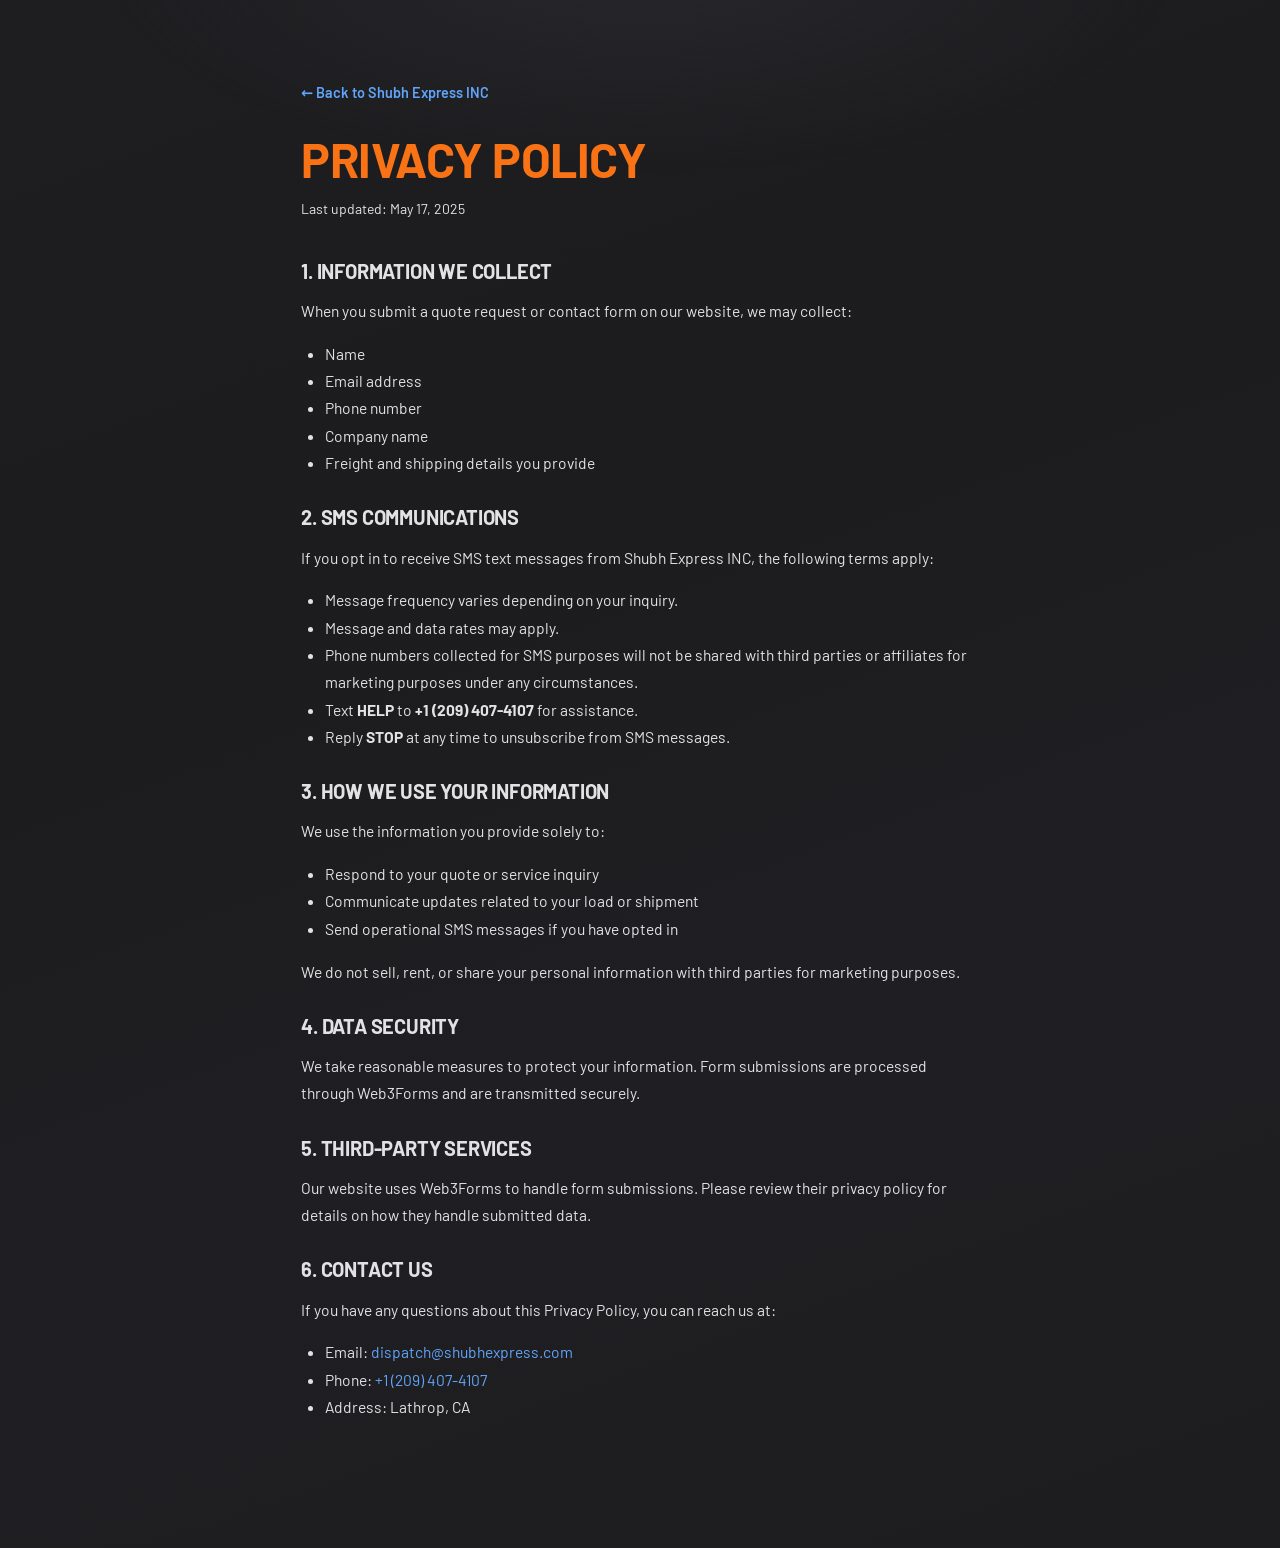
<file: privacy-policy.html>
<!doctype html>
<html lang="en">
<head>
  <meta charset="utf-8"/>
  <meta name="viewport" content="width=device-width, initial-scale=1"/>
  <title>Privacy Policy — Shubh Express INC</title>
  <link rel="preconnect" href="https://fonts.googleapis.com"/>
  <link rel="preconnect" href="https://fonts.gstatic.com" crossorigin/>
  <link href="https://fonts.googleapis.com/css2?family=Barlow+Condensed:wght@500;600;700;800&family=Barlow:wght@400;500;600;700&display=swap" rel="stylesheet"/>
  <link rel="stylesheet" href="styles.css"/>
  <style>
    .pp-wrap { max-width: 780px; margin: 0 auto; padding: 80px var(--pad) 120px; }
    .pp-wrap h1 { font-family: var(--font-head); font-size: clamp(2rem, 5vw, 3rem); color: var(--orange); margin-bottom: 0.25em; }
    .pp-wrap .updated { color: var(--muted); font-size: 0.875rem; margin-bottom: 2.5rem; }
    .pp-wrap h2 { font-family: var(--font-head); font-size: 1.25rem; color: var(--text); margin: 2rem 0 0.5rem; }
    .pp-wrap p, .pp-wrap li { color: var(--muted); line-height: 1.75; font-size: 0.975rem; }
    .pp-wrap ul { padding-left: 1.5rem; margin: 0.5rem 0; }
    .pp-wrap a { color: var(--blue); }
    .pp-back { display: inline-flex; align-items: center; gap: 0.4rem; color: var(--blue); font-weight: 600; text-decoration: none; margin-bottom: 2rem; font-size: 0.9rem; }
    .pp-back:hover { text-decoration: underline; }
  </style>
</head>
<body>
  <div class="pp-wrap">
    <a href="index.html" class="pp-back">← Back to Shubh Express INC</a>
    <h1>Privacy Policy</h1>
    <p class="updated">Last updated: May 17, 2025</p>

    <h2>1. Information We Collect</h2>
    <p>When you submit a quote request or contact form on our website, we may collect:</p>
    <ul>
      <li>Name</li>
      <li>Email address</li>
      <li>Phone number</li>
      <li>Company name</li>
      <li>Freight and shipping details you provide</li>
    </ul>

    <h2>2. SMS Communications</h2>
    <p>If you opt in to receive SMS text messages from Shubh Express INC, the following terms apply:</p>
    <ul>
      <li>Message frequency varies depending on your inquiry.</li>
      <li>Message and data rates may apply.</li>
      <li>Phone numbers collected for SMS purposes will not be shared with third parties or affiliates for marketing purposes under any circumstances.</li>
      <li>Text <strong>HELP</strong> to <strong>+1 (209) 407-4107</strong> for assistance.</li>
      <li>Reply <strong>STOP</strong> at any time to unsubscribe from SMS messages.</li>
    </ul>

    <h2>3. How We Use Your Information</h2>
    <p>We use the information you provide solely to:</p>
    <ul>
      <li>Respond to your quote or service inquiry</li>
      <li>Communicate updates related to your load or shipment</li>
      <li>Send operational SMS messages if you have opted in</li>
    </ul>
    <p>We do not sell, rent, or share your personal information with third parties for marketing purposes.</p>

    <h2>4. Data Security</h2>
    <p>We take reasonable measures to protect your information. Form submissions are processed through Web3Forms and are transmitted securely.</p>

    <h2>5. Third-Party Services</h2>
    <p>Our website uses Web3Forms to handle form submissions. Please review their privacy policy for details on how they handle submitted data.</p>

    <h2>6. Contact Us</h2>
    <p>If you have any questions about this Privacy Policy, you can reach us at:</p>
    <ul>
      <li>Email: <a href="mailto:dispatch@shubhexpress.com">dispatch@shubhexpress.com</a></li>
      <li>Phone: <a href="tel:+12094074107">+1 (209) 407-4107</a></li>
      <li>Address: Lathrop, CA</li>
    </ul>
  </div>
</body>
</html>
</file>
<file: styles.css>
/* Shubh Express INC — site styles */

/* ===== DARK MODE (default) — soft charcoal, not black ===== */
:root {
  --bg:          #1c1c1e;
  --bg-1:        #242426;
  --bg-2:        #2c2c2f;
  --bg-3:        #333337;
  --line:        #363639;
  --line-2:      #464649;
  --fg:          #e2e2e4;
  --fg-dim:      #9a9a9e;
  --fg-mute:     #5c5c62;
  --orange:      #f97316;
  --orange-2:    #ea6a08;
  --orange-soft: rgba(249,115,22,0.12);
  --blue:        #60a5fa;
  --blue-2:      #3b8ef3;
  --blue-soft:   rgba(96,165,250,0.1);
  --accent:      #f97316;
  --accent-2:    #ea6a08;
  --accent-soft: rgba(249,115,22,0.12);
  --accent-text: #0f0f0f;
  --green:       #5ecd82;
  --red:         #f07070;
  --max: 1280px;
  --pad: clamp(20px, 4vw, 56px);
}

/* ===== LIGHT MODE — soft warm off-white, not bright ===== */
body.light {
  --bg:          #f0eeea;
  --bg-1:        #e8e6e1;
  --bg-2:        #dfddd8;
  --bg-3:        #d6d4cf;
  --line:        #d2d0cb;
  --line-2:      #bebcb6;
  --fg:          #1a1a1a;
  --fg-dim:      #4a4a4a;
  --fg-mute:     #888880;
  --orange:      #d4621a;
  --orange-2:    #be5212;
  --orange-soft: rgba(212,98,26,0.1);
  --blue:        #1d4ed8;
  --blue-2:      #1a3fb8;
  --blue-soft:   rgba(29,78,216,0.08);
  --accent:      #d4621a;
  --accent-2:    #be5212;
  --accent-soft: rgba(212,98,26,0.1);
  --accent-text: #ffffff;
  --green:       #1a6e36;
  --red:         #b83030;
}

* { box-sizing: border-box; }
html, body { margin: 0; padding: 0; }
html { scroll-behavior: smooth; }

body {
  background: linear-gradient(160deg, #1e1e21 0%, #1c1c1e 35%, #1f1e22 65%, #1d1d1f 100%);
  color: var(--fg);
  font-family: 'Barlow', system-ui, sans-serif;
  font-size: 16px;
  line-height: 1.55;
  -webkit-font-smoothing: antialiased;
  overflow-x: hidden;
  transition: background 0.35s ease, color 0.25s ease;
}

/* dark: very faint depth glow at top */
body::before {
  content: '';
  position: fixed; inset: 0; z-index: -1; pointer-events: none;
  background: radial-gradient(ellipse 70% 40% at 50% -5%, #28282c, transparent 60%);
  transition: opacity 0.35s ease;
}
body.light::before { background: none; }

/* light: warm off-white gradient, no glare */
body.light {
  background: linear-gradient(155deg, #f4f2ee 0%, #ece9e4 30%, #eeeae5 60%, #f2f0ec 85%, #f5f3ef 100%);
}

section { background: transparent; }
img { max-width: 100%; display: block; }
a { color: inherit; text-decoration: none; }
button { font-family: inherit; cursor: pointer; }

h1, h2, h3, h4, .display, .eyebrow {
  font-family: 'Barlow Condensed', 'Barlow', sans-serif;
  font-weight: 700;
  letter-spacing: -0.01em;
  line-height: 0.98;
  margin: 0;
}
h1 { font-size: clamp(52px, 8vw, 128px); text-transform: uppercase; }
h2 { font-size: clamp(38px, 5.5vw, 80px); text-transform: uppercase; }
h3 { font-size: clamp(22px, 3vw, 34px); text-transform: uppercase; letter-spacing: 0; }
.eyebrow {
  font-family: 'JetBrains Mono', 'Barlow', monospace;
  font-weight: 500; font-size: 11px;
  letter-spacing: 0.18em; text-transform: uppercase;
  color: var(--blue);
}
.eyebrow .dot {
  display: inline-block; width: 6px; height: 6px; border-radius: 50%;
  background: var(--blue); margin-right: 10px; vertical-align: 2px;
}
.mono { font-family: 'JetBrains Mono', monospace; }

/* layout */
.container { max-width: var(--max); margin: 0 auto; padding: 0 var(--pad); }
section { padding: clamp(72px, 9vw, 140px) 0; position: relative; }
section + section { border-top: 1px solid var(--line); }

/* ===== THEME TOGGLE ===== */
.theme-toggle {
  width: 32px; height: 32px; border-radius: 50%;
  border: 1px solid var(--line-2);
  background: var(--bg-1);
  display: grid; place-items: center;
  padding: 0; flex-shrink: 0;
  color: var(--fg-mute);
  transition: border-color .2s, background .2s, transform .15s;
}
.theme-toggle:hover { border-color: var(--fg-mute); transform: scale(1.08); }
.theme-toggle:active { transform: scale(0.92); }

/* ===== NAV ===== */
.nav {
  position: fixed; top: 0; left: 0; right: 0; z-index: 50;
  backdrop-filter: blur(16px);
  background: rgba(15,15,15,0.65);
  border-bottom: 1px solid transparent;
  transition: background .25s ease, border-color .25s ease;
}
.nav.scrolled { background: rgba(15,15,15,0.93); border-bottom-color: var(--line); }
body.light .nav { background: rgba(240,240,240,0.7); }
body.light .nav.scrolled { background: rgba(236,236,236,0.95); border-bottom-color: var(--line); }

.nav-inner {
  max-width: var(--max); margin: 0 auto; padding: 8px var(--pad);
  display: flex; align-items: center; gap: 16px;
}
.brand { display: flex; align-items: center; gap: 12px; flex: 1; }
.brand-logo {
  height: 64px; width: auto; display: block;
  transition: opacity .2s;
}
.brand-logo:hover { opacity: 0.85; }
.brand-logo-footer { height: 110px; }
.nav-links { display: flex; gap: 28px; align-items: center; }
.nav-links a {
  font-family: 'Barlow Condensed', sans-serif; font-weight: 500;
  font-size: 14px; text-transform: uppercase; letter-spacing: 0.12em;
  color: var(--fg-dim); transition: color .15s, font-weight .15s;
}
.nav-links a:hover { color: var(--fg); }
.nav-links a.nav-active {
  color: var(--orange);
  font-weight: 800;
  letter-spacing: 0.1em;
}
.nav-cta {
  background: var(--accent); color: var(--bg);
  padding: 9px 18px; border-radius: 4px; border: 0;
  font-family: 'Barlow Condensed', sans-serif; font-weight: 700;
  text-transform: uppercase; letter-spacing: 0.1em; font-size: 13px;
  transition: background .2s, color .2s, transform .15s;
}
.nav-cta:hover { background: var(--accent-2); color: var(--bg); transform: translateY(-1px); }
.nav-links a:not(.nav-cta) { position: relative; padding: 4px 0; }
.nav-links a:not(.nav-cta)::after {
  content: ''; position: absolute; left: 0; right: 0; bottom: -2px; height: 1.5px;
  background: var(--orange); transform: scaleX(0); transform-origin: left;
  transition: transform .3s cubic-bezier(.2,.8,.2,1);
}
.nav-links a:not(.nav-cta):hover::after { transform: scaleX(1); }
.nav-links a.nav-active::after { transform: scaleX(1); }
@media (max-width: 820px) {
  .nav-links a:not(.nav-cta) { display: none; }
}

/* ===== HERO ===== */
.hero {
  min-height: 100vh; padding-top: 110px; padding-bottom: 0;
  display: flex; flex-direction: column; justify-content: space-between;
  position: relative; overflow: hidden;
}
.hero-bg { position: absolute; inset: 0; z-index: 0; pointer-events: none; }
.hero-inner { position: relative; z-index: 1; padding-bottom: 60px; }
.hero-meta {
  font-family: 'JetBrains Mono', monospace; font-size: 11px;
  color: var(--fg-mute); display: flex; gap: 32px; flex-wrap: wrap;
  margin-bottom: 28px; transition: color .25s;
}
.hero-meta span b { color: var(--fg); font-weight: 500; transition: color .25s; }
.hero h1 { max-width: 14ch; color: var(--fg); transition: color .25s; }
.hero h1 .hl { color: var(--accent); position: relative; display: inline-block; transition: color .25s; }
.hero h1 .hl::after {
  content: ''; position: absolute; left: 0; right: 0; bottom: -4px; height: 5px;
  background: var(--accent); transition: background .25s;
  transform-origin: left; animation: drawLine 0.9s cubic-bezier(.6,.05,.2,1) 0.9s both;
}
.h-word { display: inline-block; opacity: 0; transform: translateY(0.6em); animation: rise 0.7s cubic-bezier(.2,.7,.2,1) forwards; }
.h-line { display: block; overflow: hidden; }
@keyframes rise { to { opacity: 1; transform: none; } }
@keyframes drawLine { from { transform: scaleX(0); } to { transform: scaleX(1); } }
.hero-sub {
  max-width: 520px; font-size: 17px; color: var(--fg-dim);
  margin-top: 24px; line-height: 1.65; transition: color .25s;
}
.hero-cta-row { display: flex; gap: 12px; flex-wrap: wrap; margin-top: 36px; }

/* ===== BUTTONS ===== */
.btn {
  display: inline-flex; align-items: center; gap: 10px;
  padding: 14px 24px; border-radius: 4px; border: 1px solid transparent;
  font-family: 'Barlow Condensed', sans-serif; font-weight: 700;
  text-transform: uppercase; letter-spacing: 0.1em; font-size: 14px;
  transition: background .2s, color .2s, border-color .2s, transform .15s;
}
.btn-primary { background: var(--accent); color: var(--accent-text); border-color: var(--accent); }
.btn-primary:hover { background: var(--accent-2); border-color: var(--accent-2); transform: translateY(-2px); }
.btn-ghost { background: transparent; color: var(--fg); border-color: var(--line-2); }
.btn-ghost:hover { border-color: var(--fg-mute); color: var(--fg); }
.btn .arrow { transition: transform .15s; }
.btn:hover .arrow { transform: translateX(3px); }

/* ===== STATS STRIP ===== */
.stats {
  border-top: 1px solid var(--line);
  background: var(--bg-1);
  position: relative; z-index: 2;
  transition: background .3s, border-color .25s;
}
.stats-inner {
  max-width: var(--max); margin: 0 auto; padding: 0 var(--pad);
  display: grid; grid-template-columns: repeat(4, 1fr);
}
.stat {
  padding: 32px 24px; border-right: 1px solid var(--line);
  display: flex; flex-direction: column; gap: 6px;
  transition: border-color .25s;
}
.stat:last-child { border-right: none; }
.stat-num {
  font-family: 'Barlow Condensed', sans-serif; font-weight: 700;
  font-size: clamp(42px, 5.5vw, 70px); line-height: 1; color: var(--fg);
  transition: color .3s ease;
}
.stat-num .plus { color: var(--fg-mute); }
.stat:hover .stat-num { color: var(--orange); }
.stat-label {
  font-family: 'JetBrains Mono', monospace; font-size: 10px;
  letter-spacing: 0.18em; text-transform: uppercase; color: var(--fg-mute);
  transition: color .25s;
}
@media (max-width: 760px) {
  .stats-inner { grid-template-columns: 1fr 1fr; }
  .stat:nth-child(2) { border-right: none; }
  .stat:nth-child(1), .stat:nth-child(2) { border-bottom: 1px solid var(--line); }
}

/* ===== SECTION HEAD ===== */
.section-head {
  display: flex; justify-content: space-between; align-items: end; gap: 40px;
  margin-bottom: 56px; flex-wrap: wrap;
}
.section-head > div:first-child { flex: 1 1 320px; min-width: 0; }
.section-head .lead { max-width: 440px; color: var(--fg-dim); font-size: 16px; flex: 1 1 340px; min-width: 0; line-height: 1.7; transition: color .25s; }
@media (max-width: 1024px) {
  .section-head { flex-direction: column; align-items: stretch; }
  .section-head > div:first-child, .section-head .lead { flex: 0 0 auto; }
}

/* ===== ABOUT ===== */
.about-grid {
  display: grid; grid-template-columns: 1.1fr 1fr; gap: 56px; align-items: start;
}
@media (max-width: 900px) { .about-grid { grid-template-columns: 1fr; } }
.about-copy p { font-size: 16px; color: var(--fg-dim); margin: 0 0 16px; line-height: 1.7; transition: color .25s; }
.about-copy p strong { color: var(--fg); font-weight: 600; }
.badges { display: flex; flex-wrap: wrap; gap: 10px; margin-top: 24px; }
.badge {
  display: inline-flex; align-items: center; gap: 8px;
  padding: 8px 14px; border: 1px solid var(--line-2); border-radius: 999px;
  font-family: 'Barlow Condensed', sans-serif; font-weight: 600;
  text-transform: uppercase; letter-spacing: 0.1em; font-size: 12px;
  color: var(--fg-dim); transition: border-color .2s, color .2s, background .2s;
}
.badge .b-dot { width: 6px; height: 6px; border-radius: 50%; background: var(--orange); transition: background .25s; }
.badge:hover { border-color: var(--orange); color: var(--fg); }

.about-side {
  background: var(--bg-1); border: 1px solid var(--line); border-radius: 8px;
  padding: 32px; position: relative; overflow: hidden;
  transition: background .3s, border-color .25s;
}
.about-side::before {
  content: ''; position: absolute; top: 0; left: 0; right: 0; height: 2px;
  background: linear-gradient(90deg, var(--orange), var(--blue)); transition: background .25s;
}
.about-side h3 { margin-bottom: 20px; color: var(--fg); transition: color .25s; }
.about-stats { display: grid; grid-template-columns: 1fr 1fr; gap: 16px; }
.about-stat { padding: 16px 0; border-top: 1px solid var(--line); transition: border-color .25s; }
.about-stat-k { font-family: 'JetBrains Mono', monospace; font-size: 10px; color: var(--fg-mute); letter-spacing: 0.18em; text-transform: uppercase; transition: color .25s; }
.about-stat-v { font-family: 'Barlow Condensed', sans-serif; font-weight: 700; font-size: 26px; margin-top: 4px; color: var(--fg); transition: color .25s; }

/* ===== SERVICES ===== */
.services-grid {
  display: grid; grid-template-columns: repeat(3, 1fr); gap: 1px;
  background: var(--line); border: 1px solid var(--line);
  border-radius: 8px; overflow: hidden; transition: background .25s;
}
.svc {
  background: var(--bg); padding: 30px 26px;
  display: flex; flex-direction: column; gap: 14px;
  position: relative; overflow: hidden; min-height: 250px;
  transition: background .25s;
}
.svc:hover { background: var(--bg-1); }
.svc-num { font-family: 'JetBrains Mono', monospace; font-size: 11px; color: var(--fg-mute); letter-spacing: 0.18em; transition: color .25s; }
.svc-icon {
  width: 42px; height: 42px; border: 1px solid var(--line); border-radius: 6px;
  display: grid; place-items: center; color: var(--fg-mute);
  transition: border-color .3s, background .3s, color .3s, transform .35s cubic-bezier(.2,.8,.2,1);
}
.svc:hover .svc-icon { border-color: var(--orange); color: var(--orange); background: var(--orange-soft); transform: translateY(-2px) rotate(-4deg); }
.svc-title { font-family: 'Barlow Condensed', sans-serif; font-weight: 700; font-size: 22px; text-transform: uppercase; line-height: 1.05; color: var(--fg); transition: color .25s; }
.svc-body { color: var(--fg-dim); font-size: 14px; line-height: 1.65; transition: color .25s; }
.svc-tags { display: flex; flex-wrap: wrap; gap: 6px; margin-top: auto; padding-top: 14px; }
.svc-tag {
  font-family: 'JetBrains Mono', monospace; font-size: 10px;
  letter-spacing: 0.14em; text-transform: uppercase; color: var(--fg-mute);
  padding: 3px 8px; border: 1px solid var(--line); border-radius: 2px;
  background: var(--bg-1); transition: color .25s, border-color .25s, background .25s;
}
.svc-arrow {
  position: absolute; top: 22px; right: 22px; color: var(--fg-mute);
  opacity: 0; transform: translate(-4px, 4px); transition: all .3s ease;
}
.svc:hover .svc-arrow { opacity: 1; transform: none; color: var(--orange); }
@media (max-width: 900px) { .services-grid { grid-template-columns: 1fr 1fr; } }
@media (max-width: 600px) { .services-grid { grid-template-columns: 1fr; } }

/* ===== TERMINALS ===== */
.term-explain {
  background: var(--bg-1); border: 1px solid var(--line); border-radius: 8px;
  padding: 22px 26px; margin-bottom: 36px;
  display: flex; gap: 18px; align-items: start;
  transition: background .3s, border-color .25s;
}
.term-explain .ex-mark {
  flex: 0 0 auto; width: 38px; height: 38px; border-radius: 6px;
  background: var(--blue-soft); color: var(--blue);
  display: grid; place-items: center; transition: background .25s;
}
.term-explain p { margin: 0; color: var(--fg-dim); font-size: 14px; line-height: 1.65; transition: color .25s; }
.term-explain strong { color: var(--fg); }

.terminals-grid { display: grid; grid-template-columns: repeat(3, 1fr); gap: 18px; }
@media (max-width: 900px) { .terminals-grid { grid-template-columns: 1fr; } }
.term {
  background: var(--bg-1); border: 1px solid var(--line); border-radius: 8px;
  overflow: hidden; display: flex; flex-direction: column;
  transition: transform .35s cubic-bezier(.2,.8,.2,1), border-color .25s, box-shadow .25s, background .3s;
}
.term:hover { transform: translateY(-4px); border-color: var(--line-2); box-shadow: 0 8px 24px rgba(0,0,0,0.12); }
.term-img { height: 150px; position: relative; overflow: hidden; background: var(--bg-2); transition: background .3s; }
.term-img svg { width: 100%; height: 100%; }
.term-img .term-tag {
  position: absolute; top: 10px; left: 10px;
  background: var(--blue-soft); border: 1px solid var(--blue-2);
  padding: 4px 10px; font-family: 'JetBrains Mono', monospace;
  font-size: 10px; letter-spacing: 0.18em; text-transform: uppercase;
  color: var(--blue); border-radius: 3px;
  transition: background .3s, color .25s, border-color .25s;
}
.term-body { padding: 18px 22px; }
.term-name { font-family: 'Barlow Condensed', sans-serif; font-weight: 700; font-size: 24px; text-transform: uppercase; color: var(--fg); transition: color .25s; }
.term-loc { font-family: 'JetBrains Mono', monospace; font-size: 11px; color: var(--fg-mute); letter-spacing: 0.14em; text-transform: uppercase; margin-top: 5px; transition: color .25s; }
.term-meta { display: flex; gap: 16px; margin-top: 14px; padding-top: 14px; border-top: 1px solid var(--line); transition: border-color .25s; }
.term-meta div { font-size: 13px; color: var(--fg-dim); transition: color .25s; }
.term-meta b { color: var(--fg); font-weight: 600; display: block; font-size: 14px; transition: color .25s; }

/* ===== CONTACT / QUOTE ===== */
.quote-wrap {
  display: grid; grid-template-columns: minmax(300px, 1fr) minmax(0, 1.5fr); gap: 56px;
}
@media (max-width: 900px) { .quote-wrap { grid-template-columns: 1fr; } }
.quote-info h2 { margin-bottom: 20px; }
.quote-info .lead { color: var(--fg-dim); font-size: 16px; max-width: 360px; margin-bottom: 32px; line-height: 1.7; transition: color .25s; }
.contact-rows { display: flex; flex-direction: column; gap: 16px; }
.contact-row { display: flex; gap: 14px; align-items: start; }
.contact-row .c-icon {
  flex: 0 0 auto; width: 36px; height: 36px; border-radius: 6px;
  border: 1px solid var(--blue-2); display: grid; place-items: center;
  color: var(--blue); background: var(--blue-soft);
  transition: background .3s, border-color .25s, color .25s;
}
.contact-row > div:last-child { min-width: 0; flex: 1 1 auto; }
.contact-row .c-k {
  font-family: 'JetBrains Mono', monospace; font-size: 10px;
  color: var(--fg-mute); letter-spacing: 0.18em; text-transform: uppercase; transition: color .25s;
}
.contact-row .c-v { font-size: 15px; color: var(--fg); margin-top: 2px; line-height: 1.5; overflow-wrap: anywhere; word-break: break-word; transition: color .25s; }
.contact-row .c-v a:hover { color: var(--fg-dim); text-decoration: underline; }

.quote-form {
  background: var(--bg-1); border: 1px solid var(--line); border-radius: 8px;
  padding: 30px; transition: background .3s, border-color .25s;
}
.form-grid { display: grid; grid-template-columns: 1fr 1fr; gap: 16px; }
.field.full { grid-column: 1 / -1; }
.field label {
  display: block; font-family: 'JetBrains Mono', monospace; font-size: 10px;
  letter-spacing: 0.18em; text-transform: uppercase; color: var(--fg-mute);
  margin-bottom: 7px; transition: color .25s;
}
.field input, .field select, .field textarea {
  width: 100%; background: var(--bg); border: 1px solid var(--line);
  border-radius: 4px; padding: 12px 14px; color: var(--fg);
  font-family: inherit; font-size: 14px;
  transition: border-color .15s, background .3s, color .25s;
}
.field textarea { resize: vertical; min-height: 100px; }
.field input:focus, .field select:focus, .field textarea:focus {
  outline: none; border-color: var(--fg-mute);
}
.field select {
  appearance: none; -webkit-appearance: none;
  background-image: url("data:image/svg+xml,%3Csvg width='10' height='6' xmlns='http://www.w3.org/2000/svg'%3E%3Cpath d='M1 1l4 4 4-4' stroke='%23888' stroke-width='1.5' fill='none' stroke-linecap='round'/%3E%3C/svg%3E");
  background-repeat: no-repeat; background-position: right 14px center; padding-right: 34px;
}
.form-actions { display: flex; justify-content: space-between; align-items: center; margin-top: 22px; gap: 16px; flex-wrap: wrap; }
.form-actions .legal { font-size: 12px; color: var(--fg-mute); transition: color .25s; }
@media (max-width: 600px) { .form-grid { grid-template-columns: 1fr; } }

.toast {
  margin-top: 16px; padding: 13px 16px; border-radius: 4px;
  background: rgba(74,222,128,0.08); border: 1px solid rgba(74,222,128,0.2);
  color: var(--green); font-size: 14px;
}
.toast-error {
  background: rgba(248,113,113,0.08); border-color: rgba(248,113,113,0.2);
  color: var(--red);
}
body.light .toast {
  background: rgba(22,101,52,0.07); border-color: rgba(22,101,52,0.2);
}
body.light .toast-error {
  background: rgba(185,28,28,0.07); border-color: rgba(185,28,28,0.2);
}

/* ===== THANK YOU / SUCCESS VIEW ===== */
.thank-you {
  background: var(--bg-1); border: 1px solid var(--line); border-radius: 8px;
  padding: 48px 40px;
  display: flex; flex-direction: column; gap: 20px;
  animation: tyFadeIn 0.5s cubic-bezier(.2,.8,.2,1) both;
  border-top: 2px solid var(--orange);
}
@keyframes tyFadeIn {
  from { opacity: 0; transform: translateY(16px); }
  to   { opacity: 1; transform: none; }
}
.ty-icon {
  width: 56px; height: 56px; border-radius: 50%;
  background: var(--orange-soft);
  display: grid; place-items: center;
}
.ty-eyebrow {
  font-family: 'JetBrains Mono', monospace; font-size: 11px;
  letter-spacing: 0.18em; text-transform: uppercase; color: var(--blue);
  display: flex; align-items: center; gap: 8px;
}
.ty-eyebrow .dot {
  display: inline-block; width: 6px; height: 6px; border-radius: 50%; flex-shrink: 0;
}
.ty-heading {
  font-family: 'Barlow Condensed', sans-serif; font-weight: 700;
  font-size: clamp(36px, 5vw, 58px); text-transform: uppercase;
  line-height: 0.98; color: var(--fg); margin: 0;
}
.ty-body {
  font-size: 15px; color: var(--fg-dim); line-height: 1.7; max-width: 400px; margin: 0;
}
.ty-body strong { color: var(--fg); }
.ty-details {
  border: 1px solid var(--line); border-radius: 6px;
  overflow: hidden; margin-top: 4px;
}
.ty-row {
  display: flex; justify-content: space-between; align-items: center;
  padding: 13px 18px; gap: 16px;
  border-bottom: 1px solid var(--line);
}
.ty-row:last-child { border-bottom: none; }
.ty-label {
  font-family: 'JetBrains Mono', monospace; font-size: 10px;
  letter-spacing: 0.16em; text-transform: uppercase; color: var(--fg-mute);
  flex-shrink: 0;
}
.ty-val { font-size: 14px; color: var(--fg); text-align: right; }
.ty-val a { color: var(--blue); }
.ty-val a:hover { text-decoration: underline; }
.ty-row-block { flex-direction: column; align-items: flex-start; gap: 6px; }
.ty-row-block .ty-val { text-align: left; }
.ty-msg { color: var(--fg-dim); font-size: 13px; line-height: 1.6; white-space: pre-wrap; }
.ty-reset { margin-top: 8px; align-self: flex-start; }

/* ===== MARQUEE ===== */
.marquee {
  border-top: 1px solid var(--line); border-bottom: 1px solid var(--line);
  overflow: hidden; background: var(--bg-1); padding: 18px 0;
  transition: background .3s, border-color .25s;
}
.marquee-track { display: flex; width: max-content; animation: scroll 55s linear infinite; }
.marquee:hover .marquee-track { animation-play-state: paused; }
.marquee-item {
  font-family: 'Barlow Condensed', sans-serif; font-weight: 700;
  font-size: 30px; text-transform: uppercase; letter-spacing: 0.02em;
  padding: 0 28px; color: var(--fg-dim); white-space: nowrap;
  display: inline-flex; align-items: center; gap: 26px; transition: color .25s;
}
.marquee-item .sep { color: var(--orange); font-size: 12px; transition: color .25s; opacity: 0.5; }
@keyframes scroll { from { transform: translateX(0); } to { transform: translateX(-50%); } }

/* ===== SMS CONSENT ===== */
.consent {
  margin-top: 20px; padding: 16px 18px; border: 1px solid var(--line);
  border-radius: 6px; background: var(--bg);
  display: flex; gap: 12px; align-items: start; cursor: pointer;
  transition: border-color .2s, background .3s, box-shadow .3s;
}
.consent:hover { border-color: var(--line-2); }
.consent input[type="checkbox"] { display: none; }
.consent .check {
  flex: 0 0 auto; width: 20px; height: 20px; border: 1.5px solid var(--line-2);
  border-radius: 4px; display: grid; place-items: center;
  background: var(--bg); transition: all .2s ease;
  margin-top: 1px;
}
.consent .check svg { opacity: 0; transform: scale(0.6); transition: all .2s ease; }
.consent input:checked ~ .check { background: var(--accent); border-color: var(--accent); }
.consent input:checked ~ .check svg { opacity: 1; transform: scale(1); color: var(--accent-text); }
.consent .consent-text { font-size: 12px; color: var(--fg-mute); line-height: 1.6; transition: color .25s; }
.consent .consent-text b { color: var(--fg-dim); font-weight: 600; }
.consent.flash {
  border-color: var(--fg-mute);
  box-shadow: 0 0 0 3px rgba(128,128,128,0.15);
  animation: pulseBorder 1.2s ease-out;
}
@keyframes pulseBorder {
  0% { box-shadow: 0 0 0 0 rgba(128,128,128,0); }
  30% { box-shadow: 0 0 0 5px rgba(128,128,128,0.15); }
  100% { box-shadow: 0 0 0 0 rgba(128,128,128,0); }
}
.shake { animation: shake 0.55s cubic-bezier(.36,.07,.19,.97) both; }
@keyframes shake {
  10%, 90% { transform: translateX(-1px); }
  20%, 80% { transform: translateX(3px); }
  30%, 50%, 70% { transform: translateX(-6px); }
  40%, 60% { transform: translateX(6px); }
}

/* ===== PRIVACY ===== */
.privacy-grid { display: grid; grid-template-columns: 220px 1fr; gap: 56px; }
@media (max-width: 800px) { .privacy-grid { grid-template-columns: 1fr; } }
.privacy-toc { position: sticky; top: 100px; align-self: start; }
.privacy-toc ol { list-style: none; padding: 0; margin: 0; display: flex; flex-direction: column; gap: 8px; counter-reset: toc; }
.privacy-toc li { counter-increment: toc; font-family: 'JetBrains Mono', monospace; font-size: 11px; color: var(--fg-mute); transition: color .25s; }
.privacy-toc li::before { content: counter(toc, decimal-leading-zero) '  '; color: var(--blue); }
.privacy-body article + article { margin-top: 32px; padding-top: 32px; border-top: 1px solid var(--line); transition: border-color .25s; }
.privacy-body h4 { font-family: 'Barlow Condensed', sans-serif; font-weight: 700; font-size: 20px; text-transform: uppercase; margin: 0 0 10px; color: var(--fg); transition: color .25s; }
.privacy-body p { color: var(--fg-dim); margin: 0 0 10px; font-size: 14px; line-height: 1.75; transition: color .25s; }

/* ===== FOOTER ===== */
footer {
  background: var(--bg-1); border-top: 1px solid var(--line);
  padding: 64px 0 26px;
  transition: background .3s, border-color .25s;
}
.foot-grid { display: grid; grid-template-columns: 1.4fr 1fr 1fr 1fr; gap: 48px; }
@media (max-width: 900px) { .foot-grid { grid-template-columns: 1fr 1fr; } }
@media (max-width: 540px) { .foot-grid { grid-template-columns: 1fr; } }
.foot-col h5 { font-family: 'Barlow Condensed', sans-serif; font-weight: 700; font-size: 13px; text-transform: uppercase; letter-spacing: 0.18em; margin: 0 0 16px; color: var(--fg); transition: color .25s; }
.foot-col ul { list-style: none; padding: 0; margin: 0; display: flex; flex-direction: column; gap: 9px; }
.foot-col li, .foot-col a { font-size: 14px; color: var(--fg-mute); transition: color .25s; }
.foot-col a:hover { color: var(--fg); }
.foot-tag { color: var(--fg-mute); font-size: 14px; line-height: 1.65; margin-top: 14px; max-width: 300px; transition: color .25s; }
.foot-bottom {
  margin-top: 48px; padding-top: 22px; border-top: 1px solid var(--line);
  display: flex; justify-content: space-between; gap: 24px; flex-wrap: wrap;
  font-family: 'JetBrains Mono', monospace; font-size: 11px; color: var(--fg-mute);
  letter-spacing: 0.1em; text-transform: uppercase; transition: border-color .25s, color .25s;
}

/* ===== REVEAL ===== */
.reveal { opacity: 0; transform: translateY(20px); transition: opacity .6s ease, transform .6s ease; }
.reveal.in { opacity: 1; transform: none; }

/* ===== UTILITY ===== */
.rule { height: 1px; background: var(--line); margin: 0; border: 0; }
</file>
